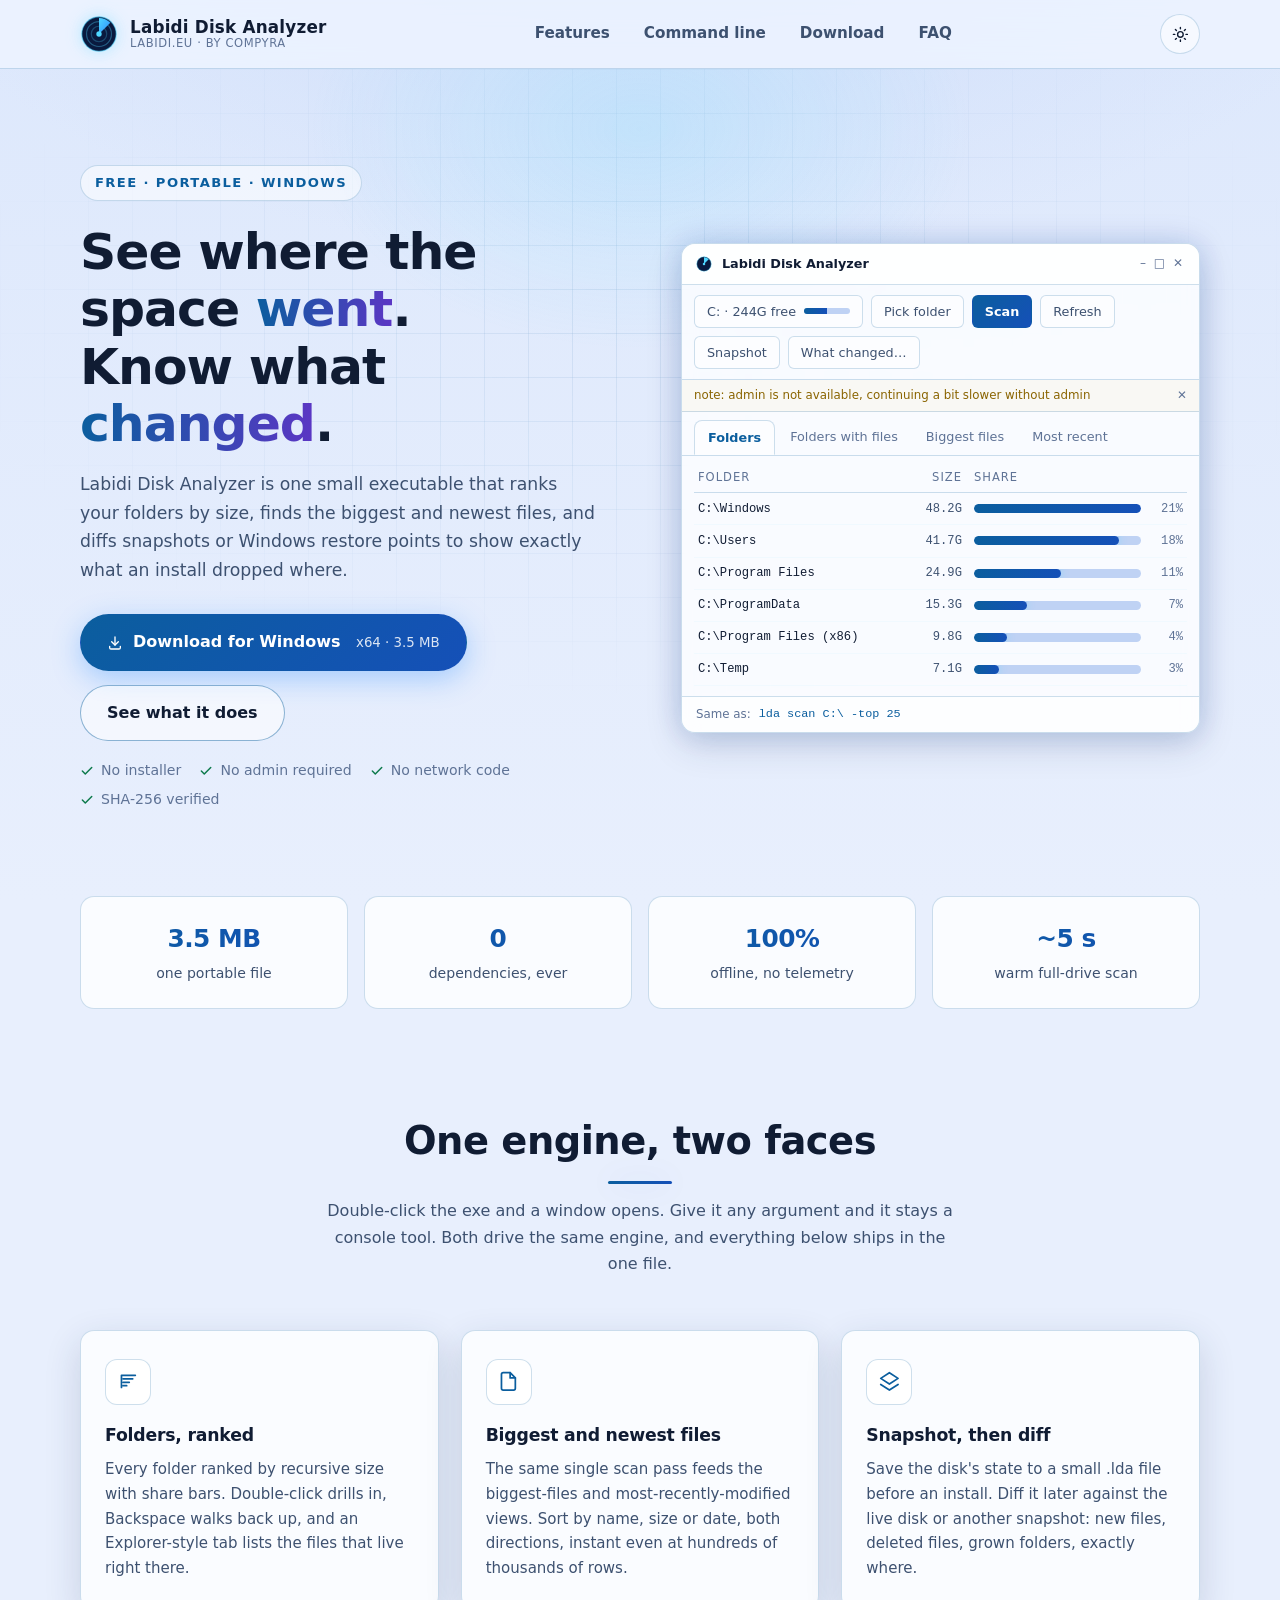
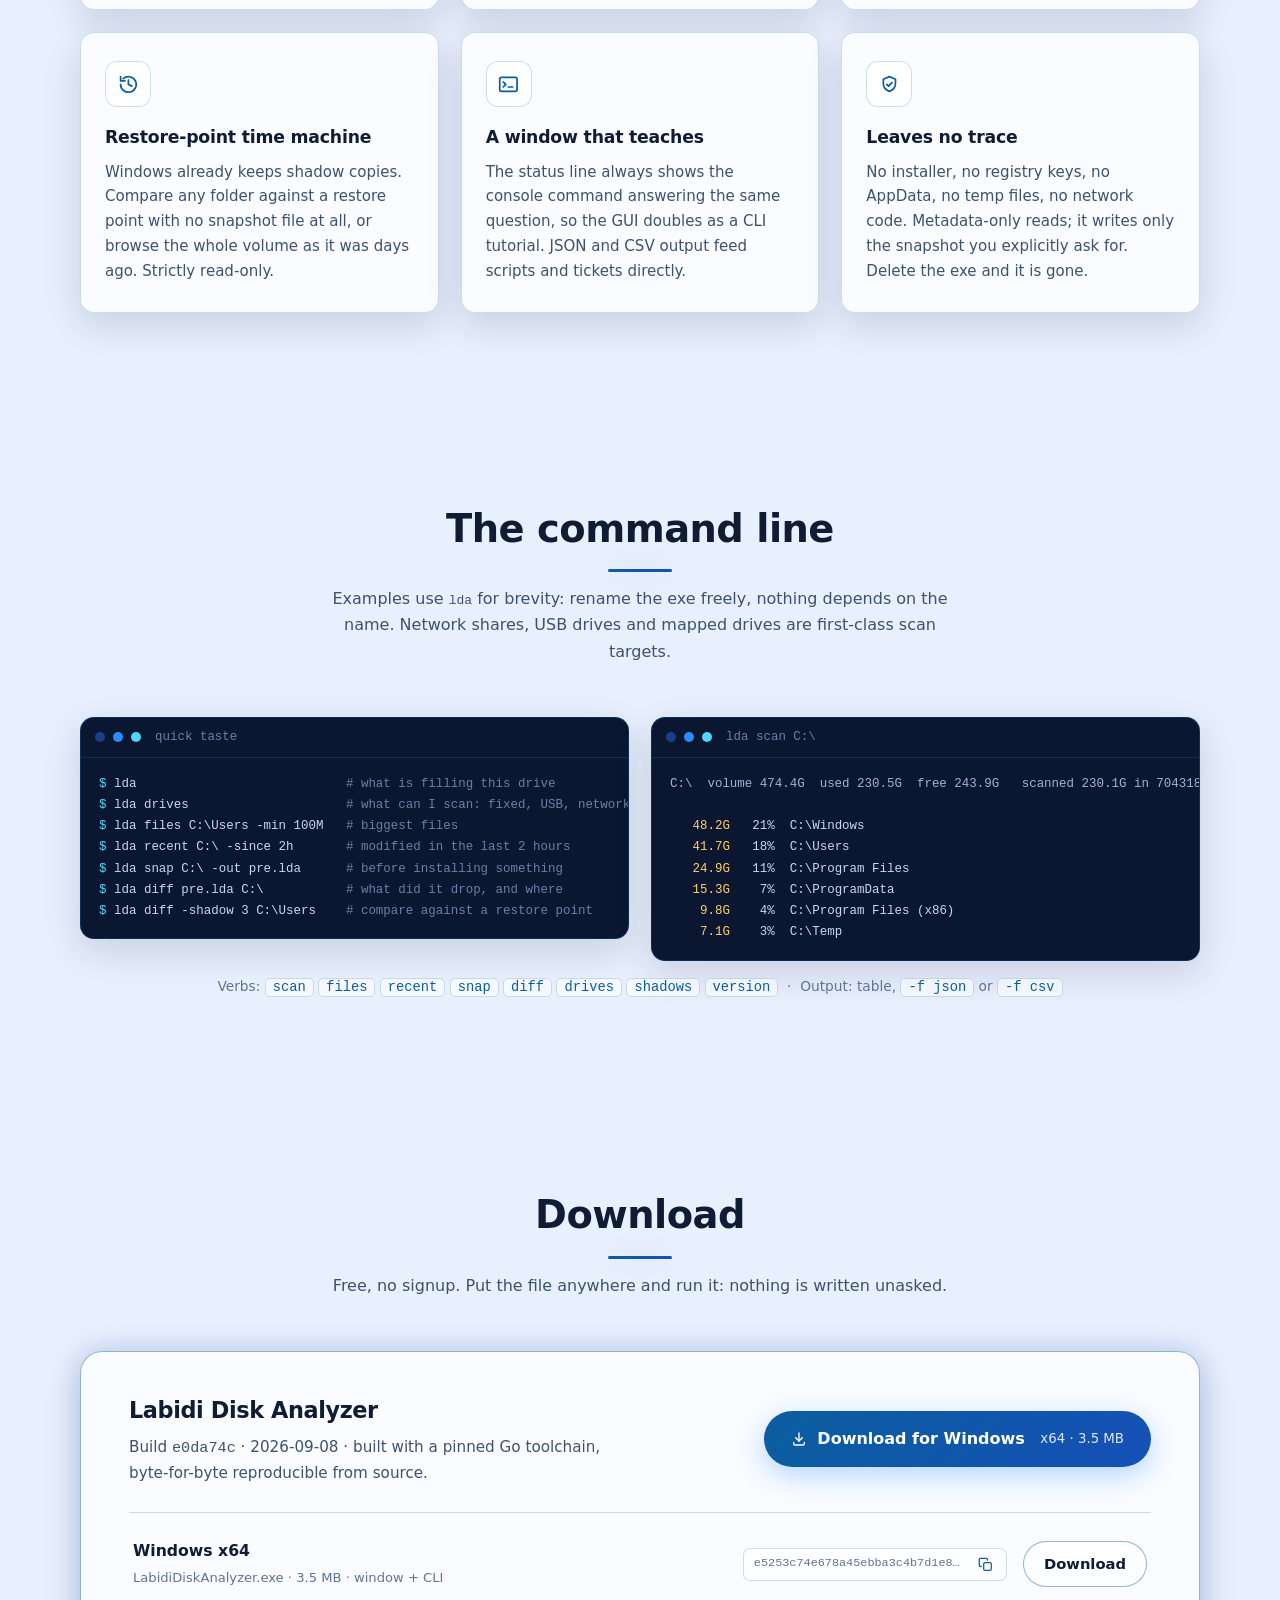
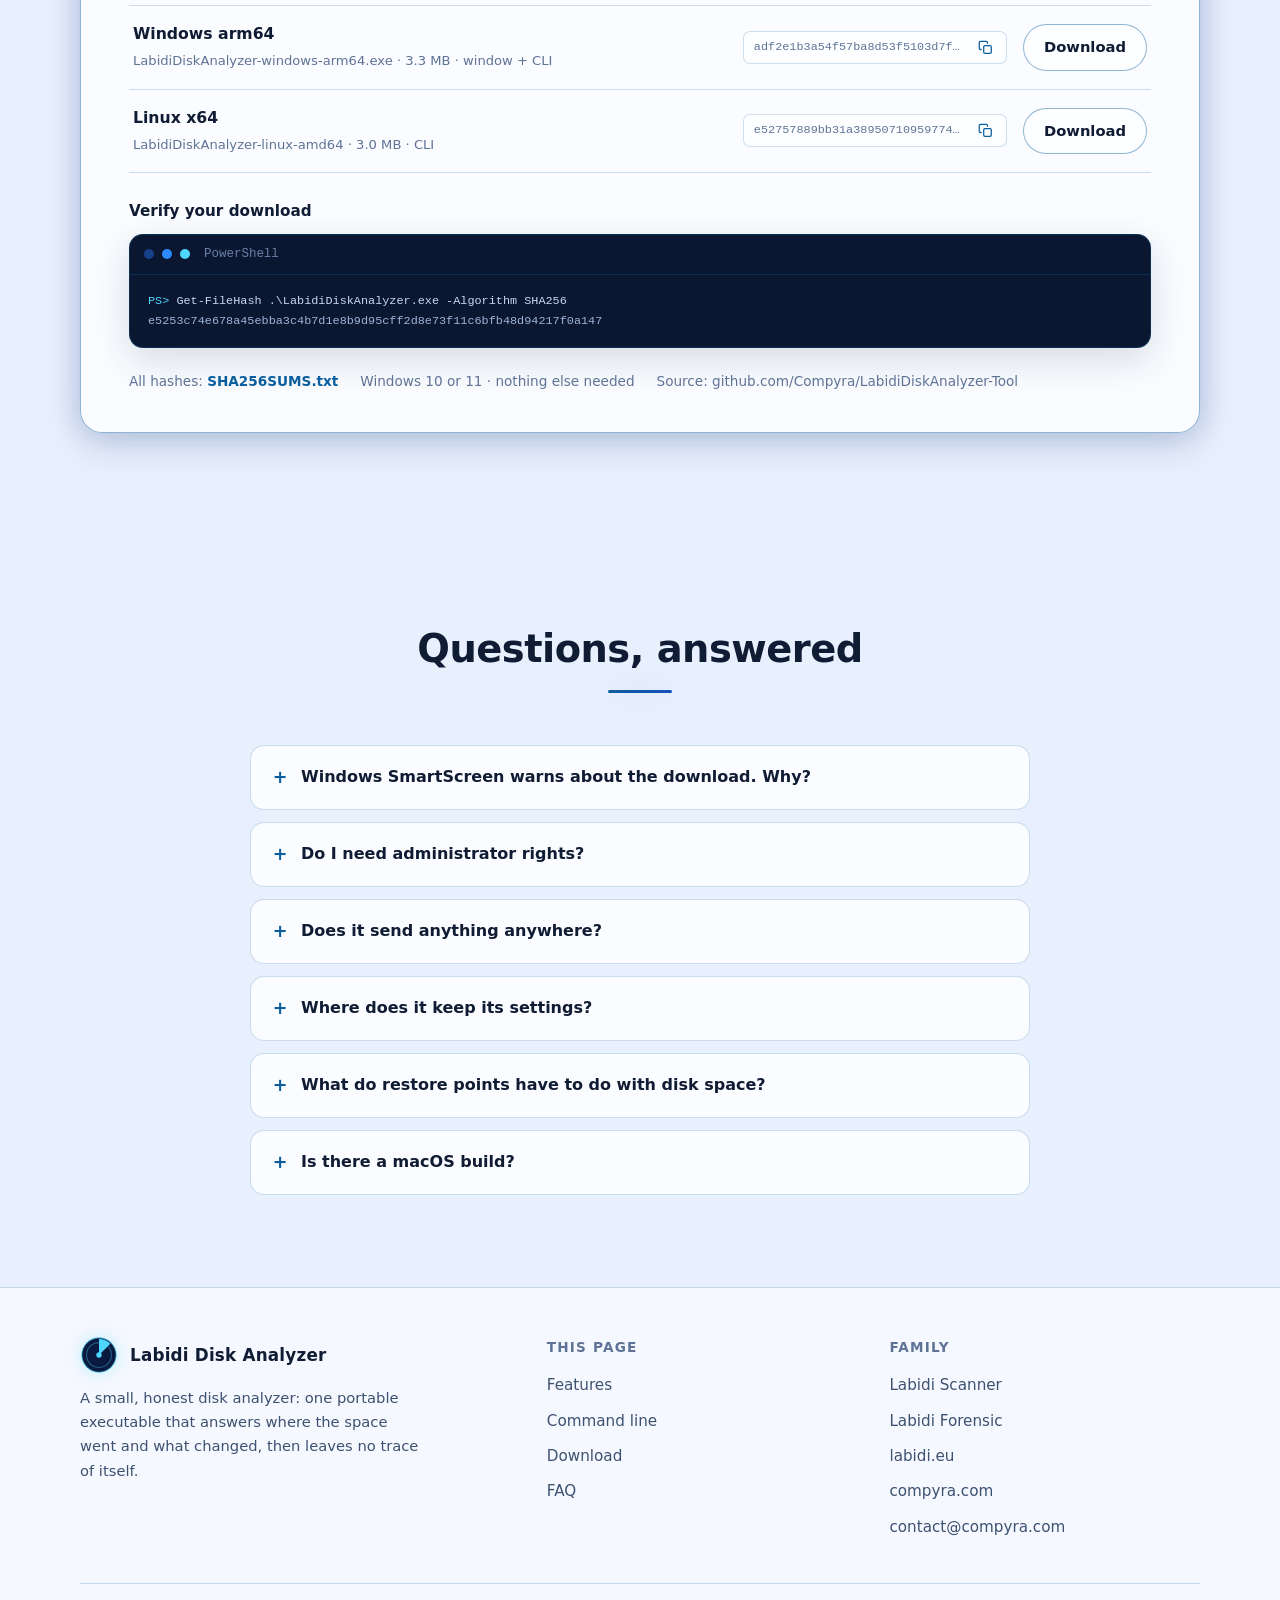
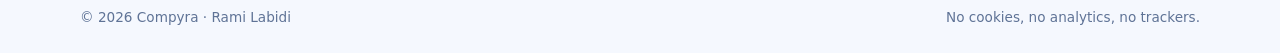
<file: index.html>
<!DOCTYPE html>
<html lang="en" data-theme="dark">

<head>
    <meta charset="UTF-8">
    <meta name="viewport" content="width=device-width, initial-scale=1.0">
    <title>Labidi Disk Analyzer · Portable disk space analyzer for Windows</title>

    <script>
        (function () {
            var t;
            try { t = localStorage.getItem("theme"); } catch (e) { }
            if (t !== "light" && t !== "dark") {
                t = matchMedia("(prefers-color-scheme: light)").matches ? "light" : "dark";
            }
            document.documentElement.dataset.theme = t;
        })();
    </script>

    <link rel="stylesheet" href="style.css?v=2">

    <meta name="description" content="A 3.5 MB portable exe that shows where your disk space went and what changed: ranked folders, biggest files, snapshot diffs and restore-point comparisons. No installer, no admin, no telemetry.">
    <meta name="author" content="Compyra">
    <meta name="robots" content="index, follow">
    <meta name="theme-color" content="#e8effd" media="(prefers-color-scheme: light)">
    <meta name="theme-color" content="#030816" media="(prefers-color-scheme: dark)">
    <meta name="color-scheme" content="dark light">

    <link rel="icon" type="image/svg+xml" href="favicon.svg">

    <!-- Open Graph -->
    <meta property="og:type" content="website">
    <meta property="og:url" content="https://diskanalyzer.labidi.eu/">
    <meta property="og:site_name" content="Labidi Disk Analyzer">
    <meta property="og:title" content="Labidi Disk Analyzer · Portable disk space analyzer for Windows">
    <meta property="og:description" content="See where the space went. Know what changed. One 3.5 MB portable exe: ranked folders, snapshot diffs, restore-point comparisons. No installer, no admin, no telemetry.">
    <meta property="og:image" content="https://diskanalyzer.labidi.eu/og-image.png">
    <meta property="og:image:width" content="1200">
    <meta property="og:image:height" content="630">
    <meta property="og:image:alt" content="Labidi Disk Analyzer: portable disk space analyzer for Windows">
    <meta property="og:locale" content="en_US">

    <!-- Twitter -->
    <meta property="twitter:card" content="summary_large_image">
    <meta property="twitter:url" content="https://diskanalyzer.labidi.eu/">
    <meta property="twitter:title" content="Labidi Disk Analyzer · Portable disk space analyzer for Windows">
    <meta property="twitter:description" content="See where the space went. Know what changed. One 3.5 MB portable exe, no installer, no admin, no telemetry.">
    <meta property="twitter:image" content="https://diskanalyzer.labidi.eu/og-image.png">

    <link rel="canonical" href="https://diskanalyzer.labidi.eu/">

    <script type="application/ld+json">
    {
      "@context": "https://schema.org",
      "@type": "SoftwareApplication",
      "name": "Labidi Disk Analyzer",
      "operatingSystem": "Windows 10, Windows 11, Linux",
      "applicationCategory": "UtilitiesApplication",
      "description": "Portable disk space analyzer and snapshot differ: ranked folders, biggest files, snapshot diffs and restore-point comparisons in one dependency-free executable.",
      "url": "https://diskanalyzer.labidi.eu/",
      "downloadUrl": "https://diskanalyzer.labidi.eu/download/LabidiDiskAnalyzer.exe",
      "fileSize": "3.5MB",
      "offers": { "@type": "Offer", "price": "0", "priceCurrency": "EUR" },
      "publisher": { "@type": "Organization", "name": "Compyra", "url": "https://compyra.com" }
    }
    </script>
</head>

<body>
    <!-- Inline SVG icon sprite -->
    <svg xmlns="http://www.w3.org/2000/svg" style="display:none" aria-hidden="true">
        <symbol id="i-download" viewBox="0 0 24 24" fill="none" stroke="currentColor" stroke-width="2" stroke-linecap="round" stroke-linejoin="round"><path d="M12 3v12"/><polyline points="7 10 12 15 17 10"/><path d="M4 17v2a2 2 0 0 0 2 2h12a2 2 0 0 0 2-2v-2"/></symbol>
        <symbol id="i-check" viewBox="0 0 24 24" fill="none" stroke="currentColor" stroke-width="2.5" stroke-linecap="round" stroke-linejoin="round"><polyline points="20 6 9 17 4 12"/></symbol>
        <symbol id="i-chart" viewBox="0 0 24 24" fill="none" stroke="currentColor" stroke-width="2" stroke-linecap="round" stroke-linejoin="round"><path d="M4 5h16M4 5v14M6 9h11M6 13h7M6 17h4"/></symbol>
        <symbol id="i-file" viewBox="0 0 24 24" fill="none" stroke="currentColor" stroke-width="2" stroke-linecap="round" stroke-linejoin="round"><path d="M14 2H6a2 2 0 0 0-2 2v16a2 2 0 0 0 2 2h12a2 2 0 0 0 2-2V8z"/><polyline points="14 2 14 8 20 8"/></symbol>
        <symbol id="i-layers" viewBox="0 0 24 24" fill="none" stroke="currentColor" stroke-width="2" stroke-linecap="round" stroke-linejoin="round"><polygon points="12 2 22 8.5 12 15 2 8.5 12 2"/><polyline points="2 15.5 12 22 22 15.5"/></symbol>
        <symbol id="i-history" viewBox="0 0 24 24" fill="none" stroke="currentColor" stroke-width="2" stroke-linecap="round" stroke-linejoin="round"><path d="M3 12a9 9 0 1 0 3-6.7"/><polyline points="3 3 3 8 8 8"/><polyline points="12 7 12 12 16 14"/></symbol>
        <symbol id="i-terminal" viewBox="0 0 24 24" fill="none" stroke="currentColor" stroke-width="2" stroke-linecap="round" stroke-linejoin="round"><rect x="2" y="4" width="20" height="16" rx="2"/><polyline points="6 9 9 12 6 15"/><line x1="12" y1="15" x2="17" y2="15"/></symbol>
        <symbol id="i-shield" viewBox="0 0 24 24" fill="none" stroke="currentColor" stroke-width="2" stroke-linecap="round" stroke-linejoin="round"><path d="M12 3l7 3v5c0 4.5-3 7.6-7 9-4-1.4-7-4.5-7-9V6l7-3z"/><path d="M9 12l2 2 4-4"/></symbol>
        <symbol id="i-copy" viewBox="0 0 24 24" fill="none" stroke="currentColor" stroke-width="2" stroke-linecap="round" stroke-linejoin="round"><rect x="9" y="9" width="12" height="12" rx="2"/><path d="M5 15H4a2 2 0 0 1-2-2V4a2 2 0 0 1 2-2h9a2 2 0 0 1 2 2v1"/></symbol>
        <symbol id="i-moon" viewBox="0 0 24 24" fill="none" stroke="currentColor" stroke-width="2" stroke-linecap="round" stroke-linejoin="round"><path d="M21 12.8A9 9 0 1 1 11.2 3a7 7 0 0 0 9.8 9.8z"/></symbol>
        <symbol id="i-sun" viewBox="0 0 24 24" fill="none" stroke="currentColor" stroke-width="2" stroke-linecap="round" stroke-linejoin="round"><circle cx="12" cy="12" r="4"/><path d="M12 2v2M12 20v2M4.9 4.9l1.4 1.4M17.7 17.7l1.4 1.4M2 12h2M20 12h2M4.9 19.1l1.4-1.4M17.7 6.3l1.4-1.4"/></symbol>
    </svg>

    <a href="#main" class="skip-link">Skip to main content</a>

    <div class="disk-fill" aria-hidden="true"><i></i><i></i><i></i><i></i><i></i></div>

    <header id="site-header">
        <div class="container">
            <a class="brand" href="#top" aria-label="Labidi Disk Analyzer, back to top">
                <svg class="brand-mark" viewBox="0 0 64 64" aria-hidden="true">
                    <defs>
                        <linearGradient id="wedge" x1="0" y1="0" x2="1" y2="1">
                            <stop offset="0" stop-color="#4fd6ff"/>
                            <stop offset="1" stop-color="#2b8bff"/>
                        </linearGradient>
                    </defs>
                    <circle cx="32" cy="32" r="29" fill="#0a1a3f" stroke="#4fd6ff" stroke-opacity=".55" stroke-width="2"/>
                    <circle cx="32" cy="32" r="21" fill="none" stroke="#4fd6ff" stroke-opacity=".35" stroke-width="2"/>
                    <circle cx="32" cy="32" r="13" fill="none" stroke="#4fd6ff" stroke-opacity=".25" stroke-width="2"/>
                    <path d="M32 32 L32 5 A27 27 0 0 1 51.1 12.9 Z" fill="url(#wedge)"/>
                    <circle cx="32" cy="32" r="4.5" fill="#4fd6ff"/>
                </svg>
                <span class="brand-name">Labidi Disk Analyzer
                    <span class="brand-sub">labidi.eu · by Compyra</span>
                </span>
            </a>

            <nav aria-label="Primary">
                <ul>
                    <li><a href="#features">Features</a></li>
                    <li><a href="#cli">Command line</a></li>
                    <li><a href="#download">Download</a></li>
                    <li><a href="#faq">FAQ</a></li>
                </ul>
            </nav>

            <div class="header-controls">
                <button id="theme-toggle" type="button" aria-label="Toggle light and dark theme" aria-pressed="false">
                    <svg class="icon theme-icon-moon" aria-hidden="true"><use href="#i-moon"></use></svg>
                    <svg class="icon theme-icon-sun" aria-hidden="true"><use href="#i-sun"></use></svg>
                </button>
            </div>
        </div>
    </header>

    <main id="main">
        <!-- ===================== HERO ===================== -->
        <section class="hero" id="top" aria-labelledby="hero-title">
            <div class="hero-grid" aria-hidden="true"></div>
            <div class="hero-glow" aria-hidden="true"></div>
            <div class="container">
                <div class="hero-copy">
                    <p class="hero-eyebrow">Free · Portable · Windows</p>
                    <h1 id="hero-title">See where the space <span class="grad">went</span>.<br>Know what <span class="grad">changed</span>.</h1>
                    <p class="hero-sub">
                        Labidi Disk Analyzer is one small executable that ranks your folders by size,
                        finds the biggest and newest files, and diffs snapshots or Windows restore points
                        to show exactly what an install dropped where.
                    </p>
                    <div class="hero-ctas">
                        <a class="btn btn-primary" href="download/LabidiDiskAnalyzer.exe" download>
                            <svg class="icon" aria-hidden="true"><use href="#i-download"></use></svg>
                            Download for Windows&nbsp;<small>x64 · 3.5 MB</small>
                        </a>
                        <a class="btn btn-ghost" href="#features">See what it does</a>
                    </div>
                    <p class="hero-meta">
                        <span><svg class="icon" aria-hidden="true"><use href="#i-check"></use></svg> No installer</span>
                        <span><svg class="icon" aria-hidden="true"><use href="#i-check"></use></svg> No admin required</span>
                        <span><svg class="icon" aria-hidden="true"><use href="#i-check"></use></svg> No network code</span>
                        <span><svg class="icon" aria-hidden="true"><use href="#i-check"></use></svg> <a href="#download">SHA-256 verified</a></span>
                    </p>
                </div>

                <!-- Stylised replica of the real window -->
                <div class="window reveal" role="img" aria-label="The Labidi Disk Analyzer window: a toolbar with a drive menu and scan buttons, folders ranked by size with share bars, and a status line teaching the equivalent console command.">
                    <div class="window-titlebar">
                        <svg class="brand-mark" viewBox="0 0 64 64" aria-hidden="true">
                            <circle cx="32" cy="32" r="29" fill="#0a1a3f" stroke="#4fd6ff" stroke-opacity=".55" stroke-width="3"/>
                            <path d="M32 32 L32 5 A27 27 0 0 1 51.1 12.9 Z" fill="#4fd6ff"/>
                            <circle cx="32" cy="32" r="5" fill="#4fd6ff"/>
                        </svg>
                        <span class="window-title">Labidi Disk Analyzer</span>
                        <span class="window-lights" aria-hidden="true">&#8211; &#9633; &#10005;</span>
                    </div>
                    <div class="window-toolbar" aria-hidden="true">
                        <span class="tool-chip">C: · 244G free <span class="drive-fill"><i></i></span></span>
                        <span class="tool-chip">Pick folder</span>
                        <span class="tool-chip is-primary">Scan</span>
                        <span class="tool-chip">Refresh</span>
                        <span class="tool-chip">Snapshot</span>
                        <span class="tool-chip">What changed&#8230;</span>
                    </div>
                    <div class="window-notice" aria-hidden="true">
                        note: admin is not available, continuing a bit slower without admin <b>&#10005;</b>
                    </div>
                    <div class="window-tabs" aria-hidden="true">
                        <span class="is-active">Folders</span>
                        <span>Folders with files</span>
                        <span>Biggest files</span>
                        <span>Most recent</span>
                    </div>
                    <div class="window-list" aria-hidden="true">
                        <div class="window-cols"><span>Folder</span><span style="text-align:right">Size</span><span>Share</span></div>
                        <div class="window-row"><span class="path">C:\Windows</span><span class="size">48.2G</span><span class="share"><span class="share-bar"><i style="--w:100%"></i></span><b>21%</b></span></div>
                        <div class="window-row"><span class="path">C:\Users</span><span class="size">41.7G</span><span class="share"><span class="share-bar"><i style="--w:87%"></i></span><b>18%</b></span></div>
                        <div class="window-row"><span class="path">C:\Program Files</span><span class="size">24.9G</span><span class="share"><span class="share-bar"><i style="--w:52%"></i></span><b>11%</b></span></div>
                        <div class="window-row"><span class="path">C:\ProgramData</span><span class="size">15.3G</span><span class="share"><span class="share-bar"><i style="--w:32%"></i></span><b>7%</b></span></div>
                        <div class="window-row"><span class="path">C:\Program Files (x86)</span><span class="size">9.8G</span><span class="share"><span class="share-bar"><i style="--w:20%"></i></span><b>4%</b></span></div>
                        <div class="window-row"><span class="path">C:\Temp</span><span class="size">7.1G</span><span class="share"><span class="share-bar"><i style="--w:15%"></i></span><b>3%</b></span></div>
                    </div>
                    <div class="window-status" aria-hidden="true">
                        Same as: <code>lda scan C:\ -top 25</code>
                    </div>
                </div>
            </div>
        </section>

        <!-- ===================== TRUST STRIP ===================== -->
        <section class="trust" aria-label="Key numbers">
            <div class="container">
                <div class="stat reveal"><b>3.5 MB</b><span>one portable file</span></div>
                <div class="stat reveal"><b>0</b><span>dependencies, ever</span></div>
                <div class="stat reveal"><b>100%</b><span>offline, no telemetry</span></div>
                <div class="stat reveal"><b>~5 s</b><span>warm full-drive scan</span></div>
            </div>
        </section>

        <!-- ===================== FEATURES ===================== -->
        <section id="features" aria-labelledby="features-title">
            <div class="container">
                <div class="section-head reveal">
                    <h2 id="features-title">One engine, two faces</h2>
                    <p>Double-click the exe and a window opens. Give it any argument and it stays a console tool.
                       Both drive the same engine, and everything below ships in the one file.</p>
                </div>
                <div class="features-grid">
                    <article class="feature-card reveal">
                        <div class="feature-icon"><svg class="icon" aria-hidden="true"><use href="#i-chart"></use></svg></div>
                        <h3>Folders, ranked</h3>
                        <p>Every folder ranked by recursive size with share bars. Double-click drills in,
                           Backspace walks back up, and an Explorer-style tab lists the files that live right there.</p>
                    </article>
                    <article class="feature-card reveal">
                        <div class="feature-icon"><svg class="icon" aria-hidden="true"><use href="#i-file"></use></svg></div>
                        <h3>Biggest and newest files</h3>
                        <p>The same single scan pass feeds the biggest-files and most-recently-modified views.
                           Sort by name, size or date, both directions, instant even at hundreds of thousands of rows.</p>
                    </article>
                    <article class="feature-card reveal">
                        <div class="feature-icon"><svg class="icon" aria-hidden="true"><use href="#i-layers"></use></svg></div>
                        <h3>Snapshot, then diff</h3>
                        <p>Save the disk's state to a small .lda file before an install. Diff it later against the live
                           disk or another snapshot: new files, deleted files, grown folders, exactly where.</p>
                    </article>
                    <article class="feature-card reveal">
                        <div class="feature-icon"><svg class="icon" aria-hidden="true"><use href="#i-history"></use></svg></div>
                        <h3>Restore-point time machine</h3>
                        <p>Windows already keeps shadow copies. Compare any folder against a restore point with no
                           snapshot file at all, or browse the whole volume as it was days ago. Strictly read-only.</p>
                    </article>
                    <article class="feature-card reveal">
                        <div class="feature-icon"><svg class="icon" aria-hidden="true"><use href="#i-terminal"></use></svg></div>
                        <h3>A window that teaches</h3>
                        <p>The status line always shows the console command answering the same question, so the GUI
                           doubles as a CLI tutorial. JSON and CSV output feed scripts and tickets directly.</p>
                    </article>
                    <article class="feature-card reveal">
                        <div class="feature-icon"><svg class="icon" aria-hidden="true"><use href="#i-shield"></use></svg></div>
                        <h3>Leaves no trace</h3>
                        <p>No installer, no registry keys, no AppData, no temp files, no network code. Metadata-only
                           reads; it writes only the snapshot you explicitly ask for. Delete the exe and it is gone.</p>
                    </article>
                </div>
            </div>
        </section>

        <!-- ===================== CLI ===================== -->
        <section id="cli" aria-labelledby="cli-title">
            <div class="container">
                <div class="section-head reveal">
                    <h2 id="cli-title">The command line</h2>
                    <p>Examples use <code>lda</code> for brevity: rename the exe freely, nothing depends on the name.
                       Network shares, USB drives and mapped drives are first-class scan targets.</p>
                </div>
                <div class="cli-wrap">
                    <div class="terminal reveal">
                        <div class="terminal-bar"><i></i><i></i><i></i><span>quick taste</span></div>
                        <pre><span class="p">$</span> lda                            <span class="c"># what is filling this drive</span>
<span class="p">$</span> lda drives                     <span class="c"># what can I scan: fixed, USB, network</span>
<span class="p">$</span> lda files C:\Users -min 100M   <span class="c"># biggest files</span>
<span class="p">$</span> lda recent C:\ -since 2h       <span class="c"># modified in the last 2 hours</span>
<span class="p">$</span> lda snap C:\ -out pre.lda      <span class="c"># before installing something</span>
<span class="p">$</span> lda diff pre.lda C:\           <span class="c"># what did it drop, and where</span>
<span class="p">$</span> lda diff -shadow 3 C:\Users    <span class="c"># compare against a restore point</span></pre>
                    </div>
                    <div class="terminal reveal">
                        <div class="terminal-bar"><i></i><i></i><i></i><span>lda scan C:\</span></div>
                        <pre><span class="o">C:\  volume 474.4G  used 230.5G  free 243.9G   scanned 230.1G in 704318 files (5.2s)</span>

   <span class="hl">48.2G</span>   21%  C:\Windows
   <span class="hl">41.7G</span>   18%  C:\Users
   <span class="hl">24.9G</span>   11%  C:\Program Files
   <span class="hl">15.3G</span>    7%  C:\ProgramData
    <span class="hl">9.8G</span>    4%  C:\Program Files (x86)
    <span class="hl">7.1G</span>    3%  C:\Temp</pre>
                    </div>
                </div>
                <p class="cli-note reveal">
                    Verbs: <code>scan</code> <code>files</code> <code>recent</code> <code>snap</code>
                    <code>diff</code> <code>drives</code> <code>shadows</code> <code>version</code>
                    &nbsp;·&nbsp; Output: table, <code>-f json</code> or <code>-f csv</code>
                </p>
            </div>
        </section>

        <!-- ===================== DOWNLOAD ===================== -->
        <section id="download" aria-labelledby="download-title">
            <div class="container">
                <div class="section-head reveal">
                    <h2 id="download-title">Download</h2>
                    <p>Free, no signup. Put the file anywhere and run it: nothing is written unasked.</p>
                </div>

                <div class="download-panel reveal">
                    <div class="download-main">
                        <div>
                            <h3>Labidi Disk Analyzer</h3>
                            <p>Build <code>e0da74c</code> · 2026-09-08 · built with a pinned Go toolchain,
                               byte-for-byte reproducible from source.</p>
                        </div>
                        <a class="btn btn-primary" href="download/LabidiDiskAnalyzer.exe" download>
                            <svg class="icon" aria-hidden="true"><use href="#i-download"></use></svg>
                            Download for Windows&nbsp;<small>x64 · 3.5 MB</small>
                        </a>
                    </div>

                    <div class="asset-row">
                        <div class="asset-name">
                            <b>Windows x64</b>
                            <span>LabidiDiskAnalyzer.exe · 3.5 MB · window + CLI</span>
                        </div>
                        <span class="asset-hash">
                            <code title="e5253c74e678a45ebba3c4b7d1e8b9d95cff2d8e73f11c6bfb48d94217f0a147">e5253c74e678a45ebba3c4b7d1e8b9d9&hellip;</code>
                            <button class="copy-btn" type="button" data-copy="e5253c74e678a45ebba3c4b7d1e8b9d95cff2d8e73f11c6bfb48d94217f0a147" aria-label="Copy the SHA-256 hash of LabidiDiskAnalyzer.exe">
                                <svg class="icon" aria-hidden="true"><use href="#i-copy"></use></svg>
                            </button>
                        </span>
                        <span class="asset-get">
                            <a class="btn btn-ghost btn-dl" href="download/LabidiDiskAnalyzer.exe" download>Download</a>
                        </span>
                    </div>

                    <div class="asset-row">
                        <div class="asset-name">
                            <b>Windows arm64</b>
                            <span>LabidiDiskAnalyzer-windows-arm64.exe · 3.3 MB · window + CLI</span>
                        </div>
                        <span class="asset-hash">
                            <code title="adf2e1b3a54f57ba8d53f5103d7f98734d5295610aca12b769402fba51cfbb69">adf2e1b3a54f57ba8d53f5103d7f9873&hellip;</code>
                            <button class="copy-btn" type="button" data-copy="adf2e1b3a54f57ba8d53f5103d7f98734d5295610aca12b769402fba51cfbb69" aria-label="Copy the SHA-256 hash of LabidiDiskAnalyzer-windows-arm64.exe">
                                <svg class="icon" aria-hidden="true"><use href="#i-copy"></use></svg>
                            </button>
                        </span>
                        <span class="asset-get">
                            <a class="btn btn-ghost btn-dl" href="download/LabidiDiskAnalyzer-windows-arm64.exe" download>Download</a>
                        </span>
                    </div>

                    <div class="asset-row">
                        <div class="asset-name">
                            <b>Linux x64</b>
                            <span>LabidiDiskAnalyzer-linux-amd64 · 3.0 MB · CLI</span>
                        </div>
                        <span class="asset-hash">
                            <code title="e52757889bb31a38950710959774923cb41cba9d2c26a7f1716f05c34c58abf2">e52757889bb31a38950710959774923c&hellip;</code>
                            <button class="copy-btn" type="button" data-copy="e52757889bb31a38950710959774923cb41cba9d2c26a7f1716f05c34c58abf2" aria-label="Copy the SHA-256 hash of LabidiDiskAnalyzer-linux-amd64">
                                <svg class="icon" aria-hidden="true"><use href="#i-copy"></use></svg>
                            </button>
                        </span>
                        <span class="asset-get">
                            <a class="btn btn-ghost btn-dl" href="download/LabidiDiskAnalyzer-linux-amd64" download>Download</a>
                        </span>
                    </div>

                    <div class="verify">
                        <h4>Verify your download</h4>
                        <div class="terminal">
                            <div class="terminal-bar"><i></i><i></i><i></i><span>PowerShell</span></div>
                            <pre><span class="p">PS&gt;</span> Get-FileHash .\LabidiDiskAnalyzer.exe -Algorithm SHA256
<span class="o">e5253c74e678a45ebba3c4b7d1e8b9d95cff2d8e73f11c6bfb48d94217f0a147</span></pre>
                        </div>
                    </div>

                    <div class="download-foot">
                        <span>All hashes: <a href="SHA256SUMS.txt">SHA256SUMS.txt</a></span>
                        <span>Windows 10 or 11 · nothing else needed</span>
                        <span>Source: github.com/Compyra/LabidiDiskAnalyzer-Tool</span>
                    </div>
                </div>
            </div>
        </section>

        <!-- ===================== FAQ ===================== -->
        <section id="faq" aria-labelledby="faq-title">
            <div class="container">
                <div class="section-head reveal">
                    <h2 id="faq-title">Questions, answered</h2>
                </div>
                <div class="faq-list reveal">
                    <details>
                        <summary>Windows SmartScreen warns about the download. Why?</summary>
                        <div class="faq-body">
                            The binary is new and not signed with an EV certificate, so SmartScreen has no
                            reputation for it yet. Verify the SHA-256 hash against the one published above,
                            then choose <code>More info</code>, <code>Run anyway</code>. The build is
                            reproducible from source, so the published hash is checkable end to end.
                        </div>
                    </details>
                    <details>
                        <summary>Do I need administrator rights?</summary>
                        <div class="faq-body">
                            No. Without admin it simply counts the folders it cannot read and reports them as
                            denied, with one ignorable notice. When admin is present it is used automatically.
                            Elevation is never requested.
                        </div>
                    </details>
                    <details>
                        <summary>Does it send anything anywhere?</summary>
                        <div class="faq-body">
                            No. There is no network code in the binary at all: the source enforces a module-wide
                            ban on Go's <code>net</code> and <code>os/exec</code> packages with a structural test.
                            Nothing is uploaded, downloaded or executed behind your back.
                        </div>
                    </details>
                    <details>
                        <summary>Where does it keep its settings?</summary>
                        <div class="faq-body">
                            Nowhere. No registry keys, no AppData, no temp files. The only thing it ever writes
                            is a snapshot file at the exact path you pass with <code>-out</code>. Delete the exe
                            and every trace is gone.
                        </div>
                    </details>
                    <details>
                        <summary>What do restore points have to do with disk space?</summary>
                        <div class="faq-body">
                            Two things. Windows quietly keeps shadow copies, and their storage is classic
                            invisible space: <code>lda drives</code> names those gigabytes. And every restore
                            point is a free before picture: diff any folder against one, no snapshot file needed.
                            Always read-only; shadow copies are never created, resized or deleted.
                        </div>
                    </details>
                    <details>
                        <summary>Is there a macOS build?</summary>
                        <div class="faq-body">
                            Not yet. Windows x64 and arm64 get the window plus CLI; the Linux x64 build is
                            CLI-only. Each platform is a single static binary.
                        </div>
                    </details>
                </div>
            </div>
        </section>
    </main>

    <!-- ===================== FOOTER ===================== -->
    <footer>
        <div class="container">
            <div class="footer-grid">
                <div class="footer-brand">
                    <a class="brand" href="#top">
                        <svg class="brand-mark" viewBox="0 0 64 64" aria-hidden="true">
                            <circle cx="32" cy="32" r="29" fill="#0a1a3f" stroke="#4fd6ff" stroke-opacity=".55" stroke-width="2"/>
                            <circle cx="32" cy="32" r="21" fill="none" stroke="#4fd6ff" stroke-opacity=".35" stroke-width="2"/>
                            <path d="M32 32 L32 5 A27 27 0 0 1 51.1 12.9 Z" fill="#4fd6ff"/>
                            <circle cx="32" cy="32" r="4.5" fill="#4fd6ff"/>
                        </svg>
                        <span class="brand-name">Labidi Disk Analyzer</span>
                    </a>
                    <p>A small, honest disk analyzer: one portable executable that answers where the space
                       went and what changed, then leaves no trace of itself.</p>
                </div>
                <div class="footer-col">
                    <h4>This page</h4>
                    <ul>
                        <li><a href="#features">Features</a></li>
                        <li><a href="#cli">Command line</a></li>
                        <li><a href="#download">Download</a></li>
                        <li><a href="#faq">FAQ</a></li>
                    </ul>
                </div>
                <div class="footer-col">
                    <h4>Family</h4>
                    <ul>
                        <li><a href="https://scanner.labidi.eu/" rel="noopener">Labidi Scanner</a></li>
                        <li><a href="https://forensic.labidi.eu/" rel="noopener">Labidi Forensic</a></li>
                        <li><a href="https://labidi.eu/" rel="noopener">labidi.eu</a></li>
                        <li><a href="https://compyra.com/" rel="noopener">compyra.com</a></li>
                        <li><a href="mailto:contact@compyra.com">contact@compyra.com</a></li>
                    </ul>
                </div>
            </div>
            <div class="footer-bottom">
                <span>&copy; <span id="year">2026</span> Compyra · Rami Labidi</span>
                <span>No cookies, no analytics, no trackers.</span>
            </div>
        </div>
    </footer>

    <noscript>
        <style>
            .reveal { opacity: 1; transform: none; }
            .share-bar i { width: var(--w); }
        </style>
    </noscript>

    <script src="script.js?v=1" defer></script>
</body>

</html>
</file>
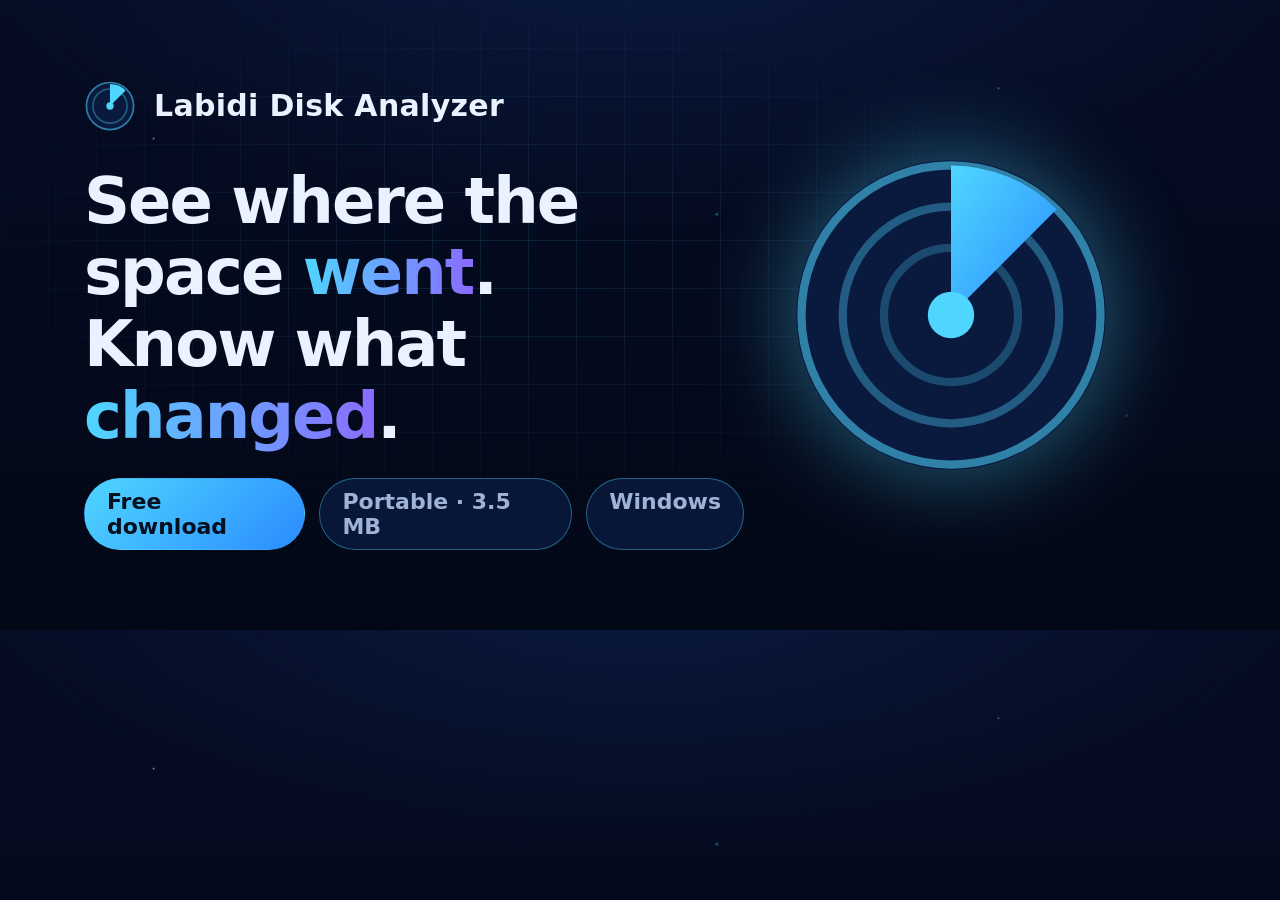
<file: og-image.html>
<!DOCTYPE html>
<!-- Source for og-image.png (1200x630). Rendered with headless Edge:
     msedge --headless=new --window-size=1200,630 --screenshot=og-image.png og-image.html -->
<html lang="en">

<head>
    <meta charset="UTF-8">
    <style>
        * { margin: 0; padding: 0; box-sizing: border-box; }

        body {
            width: 1200px;
            height: 630px;
            overflow: hidden;
            font-family: "Segoe UI", "Helvetica Neue", system-ui, sans-serif;
            color: #eaf2ff;
            background:
                radial-gradient(1.5px 1.5px at 12% 22%, rgba(234, 242, 255, .6) 0, transparent 100%),
                radial-gradient(1.5px 1.5px at 78% 14%, rgba(234, 242, 255, .4) 0, transparent 100%),
                radial-gradient(2px 2px at 56% 34%, rgba(79, 214, 255, .5) 0, transparent 100%),
                radial-gradient(1.5px 1.5px at 32% 78%, rgba(234, 242, 255, .35) 0, transparent 100%),
                radial-gradient(2px 2px at 88% 66%, rgba(138, 107, 255, .4) 0, transparent 100%),
                radial-gradient(ellipse 80% 70% at 50% -10%, #0a1a3f 0, transparent 65%),
                linear-gradient(180deg, #050c24, #030816);
            display: flex;
            align-items: center;
            justify-content: space-between;
            padding: 0 84px;
            position: relative;
        }

        .grid {
            position: absolute;
            inset: 0;
            background-image:
                linear-gradient(rgba(79, 214, 255, .12) 1px, transparent 1px),
                linear-gradient(90deg, rgba(79, 214, 255, .12) 1px, transparent 1px);
            background-size: 48px 48px;
            -webkit-mask-image: radial-gradient(ellipse 70% 65% at 42% 40%, #000 0, transparent 72%);
            mask-image: radial-gradient(ellipse 70% 65% at 42% 40%, #000 0, transparent 72%);
        }

        .copy { position: relative; max-width: 660px; }

        .brandline {
            display: flex;
            align-items: center;
            gap: 18px;
            margin-bottom: 34px;
        }

        .brandline span {
            font-size: 30px;
            font-weight: 700;
            letter-spacing: .3px;
        }

        h1 {
            font-size: 64px;
            line-height: 1.12;
            letter-spacing: -2px;
            margin-bottom: 26px;
        }

        h1 b {
            background: linear-gradient(90deg, #4fd6ff, #8a6bff);
            -webkit-background-clip: text;
            background-clip: text;
            color: transparent;
        }

        .tags { display: flex; gap: 14px; }

        .tag {
            padding: 10px 22px;
            border: 1px solid rgba(79, 214, 255, .4);
            border-radius: 999px;
            background: rgba(15, 38, 87, .5);
            color: #9fb3d8;
            font-size: 22px;
            font-weight: 600;
        }

        .tag.hot {
            background: linear-gradient(135deg, #4fd6ff, #2b8bff);
            color: #04101f;
            border-color: transparent;
        }

        .art { position: relative; width: 330px; height: 330px; }

        .art svg { position: absolute; inset: 0; filter: drop-shadow(0 0 46px rgba(79, 214, 255, .45)); }
    </style>
</head>

<body>
    <div class="grid"></div>
    <div class="copy">
        <div class="brandline">
            <svg width="52" height="52" viewBox="0 0 64 64">
                <circle cx="32" cy="32" r="30" fill="#0a1a3f"/>
                <circle cx="32" cy="32" r="29" fill="none" stroke="#4fd6ff" stroke-opacity=".55" stroke-width="2"/>
                <circle cx="32" cy="32" r="21" fill="none" stroke="#4fd6ff" stroke-opacity=".35" stroke-width="2"/>
                <path d="M32 32 L32 5 A27 27 0 0 1 51.1 12.9 Z" fill="#4fd6ff"/>
                <circle cx="32" cy="32" r="4.5" fill="#4fd6ff"/>
            </svg>
            <span>Labidi Disk Analyzer</span>
        </div>
        <h1>See where the space <b>went</b>.<br>Know what <b>changed</b>.</h1>
        <div class="tags">
            <span class="tag hot">Free download</span>
            <span class="tag">Portable · 3.5 MB</span>
            <span class="tag">Windows</span>
        </div>
    </div>
    <div class="art">
        <svg viewBox="0 0 64 64">
            <defs>
                <linearGradient id="w" x1="0" y1="0" x2="1" y2="1">
                    <stop offset="0" stop-color="#4fd6ff"/>
                    <stop offset="1" stop-color="#2b8bff"/>
                </linearGradient>
            </defs>
            <circle cx="32" cy="32" r="30" fill="#0a1a3f"/>
            <circle cx="32" cy="32" r="29" fill="none" stroke="#4fd6ff" stroke-opacity=".55" stroke-width="1.6"/>
            <circle cx="32" cy="32" r="21" fill="none" stroke="#4fd6ff" stroke-opacity=".35" stroke-width="1.6"/>
            <circle cx="32" cy="32" r="13" fill="none" stroke="#4fd6ff" stroke-opacity=".25" stroke-width="1.6"/>
            <path d="M32 32 L32 3 A29 29 0 0 1 52.5 11.5 Z" fill="url(#w)"/>
            <circle cx="32" cy="32" r="4.5" fill="#4fd6ff"/>
        </svg>
    </div>
</body>

</html>
</file>
<file: style.css>
/* ============================================================
   diskanalyzer.labidi.eu - stylesheet
   Family style: labidi.eu space palette, compyra.com structure.
   Dark by default, light theme via [data-theme="light"].
   ============================================================ */

*,
*::before,
*::after {
    margin: 0;
    padding: 0;
    box-sizing: border-box;
}

:root {
    /* Core palette: deep space blues (labidi.eu) */
    --space-900: #030816;
    --space-800: #050c24;
    --space-700: #0a1a3f;
    --space-600: #0f2657;

    /* Accents: temporal glow */
    --accent: #4fd6ff;
    --accent-2: #2b8bff;
    --purple: #8a6bff;
    --gold: #ffd166;
    --ok: #57e39b;

    /* Text */
    --text: #eaf2ff;
    --muted: #9fb3d8;
    --dim: #6a80a8;

    /* Surfaces */
    --surface: rgba(15, 38, 87, 0.35);
    --surface-strong: rgba(15, 38, 87, 0.62);
    --card-bg: rgba(8, 18, 44, 0.66);
    --border: rgba(79, 214, 255, 0.16);
    --border-strong: rgba(79, 214, 255, 0.42);
    --header-bg: rgba(4, 10, 28, 0.78);

    /* Code / terminal */
    --term-bg: #04091c;
    --term-border: rgba(79, 214, 255, 0.22);

    --on-accent: #04101f;

    /* Typography */
    --font-sans: "Segoe UI", "Helvetica Neue", system-ui, -apple-system, sans-serif;
    --font-mono: "Cascadia Mono", Consolas, "SF Mono", Menlo, monospace;

    /* Radii and shadows */
    --radius-sm: 8px;
    --radius-md: 14px;
    --radius-lg: 22px;
    --shadow-glow: 0 0 30px rgba(79, 214, 255, 0.22);
    --shadow-card: 0 12px 40px rgba(3, 8, 22, 0.55);

    /* Motion */
    --ease: cubic-bezier(0.22, 1, 0.36, 1);
    --dur: 340ms;

    --content-max: 1120px;
}

:root[data-theme="light"] {
    --space-900: #e8effd;
    --space-800: #dde8fc;
    --space-700: #cfdefa;
    --space-600: #bfd2f4;

    --accent: #0b5e9e;
    --accent-2: #1550b8;
    --purple: #5b36c4;
    --gold: #8a6400;
    --ok: #0d7a4b;

    --text: #101c33;
    --muted: #3d5170;
    --dim: #5f7396;

    --surface: rgba(255, 255, 255, 0.55);
    --surface-strong: rgba(255, 255, 255, 0.85);
    --card-bg: rgba(255, 255, 255, 0.78);
    --border: rgba(11, 94, 158, 0.2);
    --border-strong: rgba(11, 94, 158, 0.45);
    --header-bg: rgba(238, 244, 255, 0.82);

    --term-bg: #0b1730;
    --term-border: rgba(11, 94, 158, 0.35);

    --on-accent: #ffffff;

    --shadow-glow: 0 0 30px rgba(21, 80, 184, 0.18);
    --shadow-card: 0 12px 36px rgba(30, 50, 90, 0.16);
}

html {
    scroll-behavior: smooth;
    scroll-padding-top: 88px;
}

body {
    font-family: var(--font-sans);
    line-height: 1.65;
    color: var(--text);
    background-color: var(--space-900);
    background-image:
        radial-gradient(1px 1px at 12% 22%, rgba(234, 242, 255, 0.5) 0, transparent 100%),
        radial-gradient(1px 1px at 78% 12%, rgba(234, 242, 255, 0.35) 0, transparent 100%),
        radial-gradient(1.5px 1.5px at 55% 42%, rgba(79, 214, 255, 0.4) 0, transparent 100%),
        radial-gradient(1px 1px at 32% 72%, rgba(234, 242, 255, 0.3) 0, transparent 100%),
        radial-gradient(1.5px 1.5px at 88% 62%, rgba(138, 107, 255, 0.35) 0, transparent 100%),
        radial-gradient(1px 1px at 8% 88%, rgba(234, 242, 255, 0.35) 0, transparent 100%),
        radial-gradient(ellipse 90% 60% at 50% -10%, var(--space-700) 0, transparent 65%),
        linear-gradient(180deg, var(--space-800), var(--space-900));
    background-attachment: fixed;
    overflow-x: hidden;
    transition: background-color var(--dur) ease, color var(--dur) ease;
}

:root[data-theme="light"] body {
    background-image:
        radial-gradient(ellipse 90% 60% at 50% -10%, var(--space-700) 0, transparent 65%),
        linear-gradient(180deg, var(--space-800), var(--space-900));
}

.container {
    width: 92%;
    max-width: var(--content-max);
    margin: 0 auto;
}

a {
    color: inherit;
    text-decoration: none;
}

ul {
    list-style: none;
}

.icon {
    width: 1em;
    height: 1em;
    display: inline-block;
    vertical-align: -0.125em;
    flex: none;
}

section {
    padding: 92px 0;
}

/* Accessibility ------------------------------------------------ */
.skip-link {
    position: absolute;
    left: 50%;
    top: -60px;
    transform: translateX(-50%);
    z-index: 2000;
    background: var(--accent);
    color: var(--on-accent);
    padding: 10px 18px;
    border-radius: 0 0 var(--radius-sm) var(--radius-sm);
    font-weight: 600;
    transition: top 0.2s ease;
}

.skip-link:focus {
    top: 0;
    outline: 3px solid var(--accent-2);
}

:focus-visible {
    outline: 3px solid var(--accent);
    outline-offset: 3px;
    border-radius: 4px;
}

.sr-only {
    position: absolute;
    width: 1px;
    height: 1px;
    padding: 0;
    margin: -1px;
    overflow: hidden;
    clip: rect(0 0 0 0);
    white-space: nowrap;
    border: 0;
}

/* Section heads ------------------------------------------------ */
.section-head {
    text-align: center;
    margin-bottom: 52px;
}

.section-head h2 {
    font-size: clamp(1.7rem, 4vw, 2.4rem);
    font-weight: 700;
    letter-spacing: -0.5px;
    display: inline-block;
    position: relative;
    padding-bottom: 12px;
}

.section-head h2::after {
    content: "";
    position: absolute;
    left: 50%;
    bottom: 0;
    transform: translateX(-50%);
    width: 64px;
    height: 3px;
    border-radius: 2px;
    background: linear-gradient(90deg, var(--accent), var(--accent-2));
    box-shadow: var(--shadow-glow);
}

.section-head p {
    max-width: 640px;
    margin: 14px auto 0;
    color: var(--muted);
}

/* Header ------------------------------------------------------- */
#site-header {
    position: sticky;
    top: 0;
    z-index: 100;
    background: var(--header-bg);
    backdrop-filter: blur(14px);
    -webkit-backdrop-filter: blur(14px);
    border-bottom: 1px solid var(--border);
}

#site-header .container {
    display: flex;
    align-items: center;
    justify-content: space-between;
    gap: 16px;
    min-height: 68px;
    flex-wrap: wrap;
    padding: 8px 0;
}

.brand {
    display: flex;
    align-items: center;
    gap: 12px;
    font-weight: 700;
}

.brand-mark {
    width: 38px;
    height: 38px;
    flex: none;
    filter: drop-shadow(0 0 8px rgba(79, 214, 255, 0.35));
}

.brand-name {
    font-size: 1.05rem;
    letter-spacing: 0.2px;
    line-height: 1.2;
}

.brand-sub {
    display: block;
    font-size: 0.72rem;
    font-weight: 500;
    color: var(--dim);
    letter-spacing: 0.6px;
    text-transform: uppercase;
}

#site-header nav ul {
    display: flex;
    gap: 6px;
    flex-wrap: wrap;
}

#site-header nav a {
    display: inline-block;
    padding: 8px 14px;
    border-radius: 999px;
    color: var(--muted);
    font-weight: 600;
    font-size: 0.95rem;
    transition: color var(--dur) var(--ease), background var(--dur) var(--ease);
}

#site-header nav a:hover {
    color: var(--text);
    background: var(--surface);
}

.header-controls {
    display: flex;
    align-items: center;
    gap: 10px;
}

#theme-toggle {
    display: inline-flex;
    align-items: center;
    justify-content: center;
    width: 40px;
    height: 40px;
    border-radius: 50%;
    border: 1px solid var(--border);
    background: var(--surface);
    color: var(--text);
    font-size: 1.05rem;
    cursor: pointer;
    transition: border-color var(--dur) var(--ease), box-shadow var(--dur) var(--ease);
}

#theme-toggle:hover {
    border-color: var(--border-strong);
    box-shadow: var(--shadow-glow);
}

.theme-icon-sun { display: none; }
.theme-icon-moon { display: inline-block; }
:root[data-theme="light"] .theme-icon-sun { display: inline-block; }
:root[data-theme="light"] .theme-icon-moon { display: none; }

/* Buttons ------------------------------------------------------ */
.btn {
    display: inline-flex;
    align-items: center;
    justify-content: center;
    gap: 10px;
    padding: 14px 26px;
    border-radius: 999px;
    font-weight: 700;
    font-size: 1rem;
    border: 1px solid transparent;
    cursor: pointer;
    transition: transform var(--dur) var(--ease), box-shadow var(--dur) var(--ease),
        background var(--dur) var(--ease), border-color var(--dur) var(--ease);
}

.btn-primary {
    background: linear-gradient(135deg, var(--accent), var(--accent-2));
    color: var(--on-accent);
    box-shadow: 0 8px 28px rgba(43, 139, 255, 0.35);
}

.btn-primary:hover {
    transform: translateY(-2px);
    box-shadow: 0 12px 36px rgba(43, 139, 255, 0.5);
}

.btn-ghost {
    border-color: var(--border-strong);
    color: var(--text);
    background: var(--surface);
}

.btn-ghost:hover {
    transform: translateY(-2px);
    box-shadow: var(--shadow-glow);
}

.btn small {
    font-weight: 500;
    opacity: 0.85;
}

/* Hero --------------------------------------------------------- */
.hero {
    position: relative;
    padding: 96px 0 84px;
    overflow: hidden;
}

.hero-grid {
    position: absolute;
    inset: 0;
    background-image:
        linear-gradient(var(--border) 1px, transparent 1px),
        linear-gradient(90deg, var(--border) 1px, transparent 1px);
    background-size: 44px 44px;
    mask-image: radial-gradient(ellipse 75% 65% at 50% 30%, #000 0, transparent 72%);
    -webkit-mask-image: radial-gradient(ellipse 75% 65% at 50% 30%, #000 0, transparent 72%);
    opacity: 0.5;
    pointer-events: none;
}

.hero-glow {
    position: absolute;
    top: -180px;
    left: 50%;
    transform: translateX(-50%);
    width: 720px;
    height: 480px;
    background: radial-gradient(ellipse at center, rgba(79, 214, 255, 0.16) 0, transparent 65%);
    pointer-events: none;
}

.hero .container {
    position: relative;
    display: grid;
    grid-template-columns: minmax(0, 1.05fr) minmax(0, 1fr);
    gap: 56px;
    align-items: center;
}

.hero-eyebrow {
    display: inline-block;
    padding: 6px 14px;
    border-radius: 999px;
    border: 1px solid var(--border);
    background: var(--surface);
    color: var(--accent);
    font-size: 0.82rem;
    font-weight: 600;
    letter-spacing: 1.4px;
    text-transform: uppercase;
    margin-bottom: 22px;
}

.hero h1 {
    font-size: clamp(2.1rem, 5vw, 3.15rem);
    line-height: 1.14;
    letter-spacing: -1px;
    margin-bottom: 18px;
}

.hero h1 .grad {
    background: linear-gradient(90deg, var(--accent), var(--purple));
    -webkit-background-clip: text;
    background-clip: text;
    color: transparent;
}

.hero-sub {
    color: var(--muted);
    font-size: 1.08rem;
    max-width: 520px;
    margin-bottom: 30px;
}

.hero-ctas {
    display: flex;
    flex-wrap: wrap;
    gap: 14px;
    align-items: center;
}

.hero-meta {
    margin-top: 18px;
    color: var(--dim);
    font-size: 0.88rem;
    display: flex;
    flex-wrap: wrap;
    gap: 6px 18px;
}

.hero-meta span {
    display: inline-flex;
    align-items: center;
    gap: 7px;
}

.hero-meta .icon {
    color: var(--ok);
}

/* App window mock ---------------------------------------------- */
.window {
    border: 1px solid var(--border);
    border-radius: var(--radius-md);
    background: var(--card-bg);
    box-shadow: var(--shadow-card), var(--shadow-glow);
    overflow: hidden;
    font-size: 0.8rem;
    backdrop-filter: blur(8px);
    -webkit-backdrop-filter: blur(8px);
}

.window-titlebar {
    display: flex;
    align-items: center;
    gap: 10px;
    padding: 9px 14px;
    background: var(--surface-strong);
    border-bottom: 1px solid var(--border);
}

.window-titlebar .brand-mark {
    width: 16px;
    height: 16px;
    filter: none;
}

.window-title {
    font-weight: 600;
    color: var(--text);
}

.window-lights {
    margin-left: auto;
    display: flex;
    gap: 14px;
    color: var(--dim);
    font-size: 0.75rem;
    letter-spacing: 2px;
}

.window-toolbar {
    display: flex;
    flex-wrap: wrap;
    gap: 8px;
    padding: 10px 12px;
    border-bottom: 1px solid var(--border);
    align-items: center;
}

.tool-chip {
    display: inline-flex;
    align-items: center;
    gap: 8px;
    padding: 5px 12px;
    border-radius: 6px;
    border: 1px solid var(--border);
    background: var(--surface);
    color: var(--muted);
    white-space: nowrap;
}

.tool-chip.is-primary {
    background: linear-gradient(135deg, var(--accent), var(--accent-2));
    color: var(--on-accent);
    border-color: transparent;
    font-weight: 700;
}

.drive-fill {
    width: 46px;
    height: 6px;
    border-radius: 3px;
    background: var(--space-600);
    overflow: hidden;
}

.drive-fill i {
    display: block;
    height: 100%;
    width: 49%;
    background: linear-gradient(90deg, var(--accent), var(--accent-2));
}

.window-notice {
    display: flex;
    align-items: center;
    gap: 10px;
    padding: 6px 12px;
    font-size: 0.74rem;
    color: var(--gold);
    background: rgba(255, 209, 102, 0.07);
    border-bottom: 1px solid var(--border);
}

.window-notice b {
    margin-left: auto;
    font-weight: 400;
    color: var(--dim);
    cursor: default;
}

.window-tabs {
    display: flex;
    gap: 2px;
    padding: 8px 12px 0;
    border-bottom: 1px solid var(--border);
    overflow-x: auto;
    scrollbar-width: none;
}

.window-tabs span {
    padding: 6px 13px;
    border-radius: 8px 8px 0 0;
    color: var(--dim);
    white-space: nowrap;
}

.window-tabs .is-active {
    color: var(--accent);
    background: var(--surface);
    border: 1px solid var(--border);
    border-bottom-color: transparent;
    font-weight: 600;
}

.window-list {
    padding: 6px 12px 10px;
}

.window-cols,
.window-row {
    display: grid;
    grid-template-columns: minmax(0, 1fr) 62px minmax(0, 1.1fr);
    gap: 12px;
    align-items: center;
    padding: 5.5px 4px;
}

.window-cols {
    color: var(--dim);
    font-size: 0.72rem;
    text-transform: uppercase;
    letter-spacing: 1px;
    border-bottom: 1px solid var(--border);
}

.window-row {
    border-bottom: 1px solid rgba(79, 214, 255, 0.05);
    font-family: var(--font-mono);
    font-size: 0.76rem;
}

.window-row .path {
    color: var(--text);
    white-space: nowrap;
    overflow: hidden;
    text-overflow: ellipsis;
}

.window-row .size {
    text-align: right;
    color: var(--muted);
}

.share {
    display: flex;
    align-items: center;
    gap: 8px;
    min-width: 0;
}

.share-bar {
    flex: 1 1 auto;
    min-width: 0;
    height: 9px;
    border-radius: 5px;
    background: var(--space-600);
    overflow: hidden;
}

.share-bar i {
    display: block;
    height: 100%;
    width: 0;
    border-radius: 5px;
    background: linear-gradient(90deg, var(--accent), var(--accent-2));
    box-shadow: 0 0 8px rgba(79, 214, 255, 0.45);
    transition: width 900ms var(--ease);
}

.is-visible .share-bar i,
.no-anim .share-bar i {
    width: var(--w);
}

.share b {
    font-weight: 400;
    color: var(--dim);
    width: 34px;
    text-align: right;
    flex: none;
}

.window-status {
    display: flex;
    gap: 8px;
    padding: 8px 14px;
    border-top: 1px solid var(--border);
    color: var(--dim);
    font-size: 0.74rem;
    background: var(--surface);
}

.window-status code {
    font-family: var(--font-mono);
    color: var(--accent);
}

/* Trust strip -------------------------------------------------- */
.trust {
    padding: 0 0 8px;
}

.trust .container {
    display: grid;
    grid-template-columns: repeat(4, minmax(0, 1fr));
    gap: 16px;
}

.stat {
    text-align: center;
    padding: 22px 12px;
    border: 1px solid var(--border);
    border-radius: var(--radius-md);
    background: var(--card-bg);
}

.stat b {
    display: block;
    font-size: 1.55rem;
    letter-spacing: -0.5px;
    background: linear-gradient(90deg, var(--accent), var(--accent-2));
    -webkit-background-clip: text;
    background-clip: text;
    color: transparent;
}

.stat span {
    color: var(--muted);
    font-size: 0.88rem;
}

/* Features ------------------------------------------------------ */
.features-grid {
    display: grid;
    grid-template-columns: repeat(3, minmax(0, 1fr));
    gap: 22px;
}

.feature-card {
    padding: 28px 24px;
    border: 1px solid var(--border);
    border-radius: var(--radius-md);
    background: var(--card-bg);
    box-shadow: var(--shadow-card);
    transition: transform var(--dur) var(--ease), border-color var(--dur) var(--ease),
        box-shadow var(--dur) var(--ease);
}

.feature-card:hover {
    transform: translateY(-4px);
    border-color: var(--border-strong);
    box-shadow: var(--shadow-card), var(--shadow-glow);
}

.feature-icon {
    display: inline-flex;
    align-items: center;
    justify-content: center;
    width: 46px;
    height: 46px;
    border-radius: 12px;
    background: var(--surface-strong);
    border: 1px solid var(--border);
    color: var(--accent);
    font-size: 1.3rem;
    margin-bottom: 16px;
}

.feature-card h3 {
    font-size: 1.08rem;
    margin-bottom: 8px;
    letter-spacing: -0.2px;
}

.feature-card p {
    color: var(--muted);
    font-size: 0.94rem;
}

/* Terminal ------------------------------------------------------ */
.cli-wrap {
    display: grid;
    grid-template-columns: minmax(0, 1fr) minmax(0, 1fr);
    gap: 22px;
    align-items: start;
}

.terminal {
    border-radius: var(--radius-md);
    border: 1px solid var(--term-border);
    background: var(--term-bg);
    box-shadow: var(--shadow-card);
    overflow: hidden;
}

.terminal-bar {
    display: flex;
    align-items: center;
    gap: 8px;
    padding: 9px 14px;
    border-bottom: 1px solid var(--term-border);
    color: #6a80a8;
    font-size: 0.78rem;
}

.terminal-bar i {
    width: 10px;
    height: 10px;
    border-radius: 50%;
    background: #17408b;
}

.terminal-bar i:nth-child(2) { background: #2b8bff; }
.terminal-bar i:nth-child(3) { background: #4fd6ff; }

.terminal-bar span {
    margin-left: 6px;
    font-family: var(--font-mono);
}

.terminal pre {
    margin: 0;
    padding: 16px 18px;
    overflow-x: auto;
    font-family: var(--font-mono);
    font-size: 0.78rem;
    line-height: 1.7;
    color: #c7d7f5;
}

.terminal .p { color: #4fd6ff; }
.terminal .c { color: #6a80a8; }
.terminal .o { color: #9fb3d8; }
.terminal .hl { color: #ffd166; }

.cli-note {
    margin-top: 14px;
    color: var(--dim);
    font-size: 0.86rem;
    text-align: center;
}

.cli-note code {
    font-family: var(--font-mono);
    color: var(--accent);
    background: var(--surface);
    padding: 1px 7px;
    border-radius: 5px;
    border: 1px solid var(--border);
}

/* Download ------------------------------------------------------ */
.download-panel {
    border: 1px solid var(--border-strong);
    border-radius: var(--radius-lg);
    background: var(--card-bg);
    box-shadow: var(--shadow-card), var(--shadow-glow);
    padding: 40px clamp(20px, 4.5vw, 48px);
}

.download-main {
    display: flex;
    flex-wrap: wrap;
    align-items: center;
    justify-content: space-between;
    gap: 22px;
    padding-bottom: 26px;
    border-bottom: 1px solid var(--border);
    margin-bottom: 10px;
}

.download-main h3 {
    font-size: 1.4rem;
    letter-spacing: -0.4px;
    margin-bottom: 6px;
}

.download-main p {
    color: var(--muted);
    font-size: 0.95rem;
    max-width: 480px;
}

.asset-row {
    display: flex;
    flex-wrap: wrap;
    align-items: center;
    gap: 10px 16px;
    padding: 15px 4px;
    border-bottom: 1px solid var(--border);
}

.asset-row:last-of-type {
    border-bottom: 0;
}

.asset-name {
    flex: 1 1 220px;
    min-width: 0;
}

.asset-name b {
    display: block;
    font-size: 0.98rem;
}

.asset-name span {
    color: var(--dim);
    font-size: 0.82rem;
}

.asset-hash {
    display: inline-flex;
    align-items: center;
    gap: 8px;
    max-width: 100%;
    font-family: var(--font-mono);
    font-size: 0.74rem;
    color: var(--dim);
    background: var(--surface);
    border: 1px solid var(--border);
    border-radius: 7px;
    padding: 5px 10px;
}

.asset-hash code {
    overflow: hidden;
    text-overflow: ellipsis;
    white-space: nowrap;
    max-width: 30ch;
}

.copy-btn {
    display: inline-flex;
    align-items: center;
    justify-content: center;
    border: 0;
    background: none;
    color: var(--accent);
    cursor: pointer;
    font-size: 0.95rem;
    padding: 3px;
    border-radius: 5px;
}

.copy-btn:hover {
    color: var(--text);
}

.asset-get {
    flex: none;
}

.btn-dl {
    padding: 10px 20px;
    font-size: 0.92rem;
}

.download-foot {
    margin-top: 22px;
    display: flex;
    flex-wrap: wrap;
    gap: 8px 22px;
    color: var(--dim);
    font-size: 0.85rem;
}

.download-foot a {
    color: var(--accent);
    font-weight: 600;
}

.download-foot a:hover {
    text-decoration: underline;
}

.verify {
    margin-top: 26px;
}

.verify h4 {
    font-size: 0.95rem;
    margin-bottom: 10px;
    color: var(--text);
}

.verify .terminal pre {
    font-size: 0.74rem;
}

/* FAQ ----------------------------------------------------------- */
.faq-list {
    max-width: 780px;
    margin: 0 auto;
    display: grid;
    gap: 12px;
}

.faq-list details {
    border: 1px solid var(--border);
    border-radius: var(--radius-md);
    background: var(--card-bg);
    overflow: hidden;
    transition: border-color var(--dur) var(--ease);
}

.faq-list details[open] {
    border-color: var(--border-strong);
}

.faq-list summary {
    cursor: pointer;
    padding: 17px 20px;
    font-weight: 600;
    list-style: none;
    display: flex;
    align-items: center;
    gap: 12px;
}

.faq-list summary::-webkit-details-marker {
    display: none;
}

.faq-list summary::before {
    content: "+";
    color: var(--accent);
    font-weight: 700;
    font-size: 1.1rem;
    width: 18px;
    flex: none;
    text-align: center;
}

.faq-list details[open] summary::before {
    content: "\2212";
}

.faq-list .faq-body {
    padding: 0 20px 18px 50px;
    color: var(--muted);
    font-size: 0.95rem;
}

.faq-body code {
    font-family: var(--font-mono);
    font-size: 0.85em;
    color: var(--accent);
    background: var(--surface);
    padding: 1px 6px;
    border-radius: 5px;
}

/* Footer -------------------------------------------------------- */
footer {
    border-top: 1px solid var(--border);
    background: var(--surface);
    padding: 48px 0 28px;
}

.footer-grid {
    display: grid;
    grid-template-columns: 1.4fr 1fr 1fr;
    gap: 32px;
    margin-bottom: 34px;
}

.footer-brand p {
    color: var(--muted);
    font-size: 0.92rem;
    max-width: 340px;
    margin-top: 12px;
}

.footer-col h4 {
    font-size: 0.85rem;
    text-transform: uppercase;
    letter-spacing: 1.2px;
    color: var(--dim);
    margin-bottom: 14px;
}

.footer-col li {
    margin-bottom: 9px;
}

.footer-col a {
    color: var(--muted);
    font-size: 0.95rem;
    transition: color var(--dur) var(--ease);
}

.footer-col a:hover {
    color: var(--accent);
}

.footer-bottom {
    border-top: 1px solid var(--border);
    padding-top: 22px;
    display: flex;
    flex-wrap: wrap;
    justify-content: space-between;
    gap: 10px;
    color: var(--dim);
    font-size: 0.85rem;
}

/* Reveal animation ---------------------------------------------- */
.reveal {
    opacity: 0;
    transform: translateY(26px);
    transition: opacity 640ms var(--ease), transform 640ms var(--ease);
}

.reveal.is-visible {
    opacity: 1;
    transform: none;
}

.no-anim .reveal {
    opacity: 1;
    transform: none;
    transition: none;
}

/* Ambient disk-fill bars ------------------------------------------
   A few faint bars quietly fill like folders being measured: once on
   load, then once every 2 minutes. Each bar grows during the first
   ~5% of a single 120s cycle and stays invisible for the rest.
   Decorative only. */
.disk-fill {
    position: fixed;
    inset: 0;
    pointer-events: none;
    z-index: -1;
    overflow: hidden;
}

.disk-fill i {
    position: absolute;
    height: 3px;
    border-radius: 2px;
    background: linear-gradient(90deg, rgba(79, 214, 255, 0.14), rgba(43, 139, 255, 0.05));
    transform: scaleX(0);
    transform-origin: left;
    opacity: 0;
    animation: disk-fill 120s linear infinite;
}

.disk-fill i:nth-child(1) { top: 14%; left: 6%;  width: 38vw; }
.disk-fill i:nth-child(2) { top: 31%; left: 55%; width: 30vw; animation-delay: 0.5s; }
.disk-fill i:nth-child(3) { top: 52%; left: 3%;  width: 52vw; animation-delay: 1s; }
.disk-fill i:nth-child(4) { top: 70%; left: 48%; width: 26vw; animation-delay: 1.5s; }
.disk-fill i:nth-child(5) { top: 87%; left: 10%; width: 44vw; animation-delay: 2s; }

:root[data-theme="light"] .disk-fill i {
    background: linear-gradient(90deg, rgba(21, 80, 184, 0.12), rgba(21, 80, 184, 0.04));
}

@keyframes disk-fill {
    0%    { transform: scaleX(0); opacity: 0; }
    0.5%  { opacity: 1; }
    3.6%  { transform: scaleX(1); opacity: 1; }
    5%    { transform: scaleX(1); opacity: 0; }
    100%  { transform: scaleX(1); opacity: 0; }
}

@media (prefers-reduced-motion: reduce) {
    .disk-fill {
        display: none;
    }
}

/* 404 ------------------------------------------------------------ */
.lost {
    min-height: 72vh;
    display: grid;
    place-items: center;
    text-align: center;
    padding: 60px 0;
}

.lost h1 {
    font-size: clamp(3.4rem, 12vw, 6.5rem);
    letter-spacing: -3px;
    background: linear-gradient(90deg, var(--accent), var(--purple));
    -webkit-background-clip: text;
    background-clip: text;
    color: transparent;
}

.lost p {
    color: var(--muted);
    margin: 12px 0 30px;
}

/* Responsive ------------------------------------------------------ */
@media (max-width: 960px) {
    .hero .container {
        grid-template-columns: 1fr;
        gap: 44px;
    }

    .features-grid {
        grid-template-columns: repeat(2, minmax(0, 1fr));
    }

    .cli-wrap {
        grid-template-columns: 1fr;
    }

    .trust .container {
        grid-template-columns: repeat(2, minmax(0, 1fr));
    }

    .footer-grid {
        grid-template-columns: 1fr 1fr;
    }
}

@media (max-width: 620px) {
    section {
        padding: 68px 0;
    }

    .hero {
        padding: 56px 0 60px;
    }

    .features-grid {
        grid-template-columns: 1fr;
    }

    .footer-grid {
        grid-template-columns: 1fr;
    }

    #site-header nav {
        order: 3;
        width: 100%;
        overflow-x: auto;
        scrollbar-width: none;
    }

    #site-header nav ul {
        flex-wrap: nowrap;
    }

    .asset-hash code {
        max-width: 16ch;
    }

    .window-cols,
    .window-row {
        grid-template-columns: minmax(0, 1.4fr) 56px minmax(0, 1fr);
        gap: 8px;
    }
}

/* Reduced motion --------------------------------------------------- */
@media (prefers-reduced-motion: reduce) {
    html {
        scroll-behavior: auto;
    }

    *,
    *::before,
    *::after {
        animation: none !important;
        transition: none !important;
    }

    .reveal {
        opacity: 1;
        transform: none;
    }

    .share-bar i {
        width: var(--w);
    }
}

[hidden] {
    display: none !important;
}
</file>
